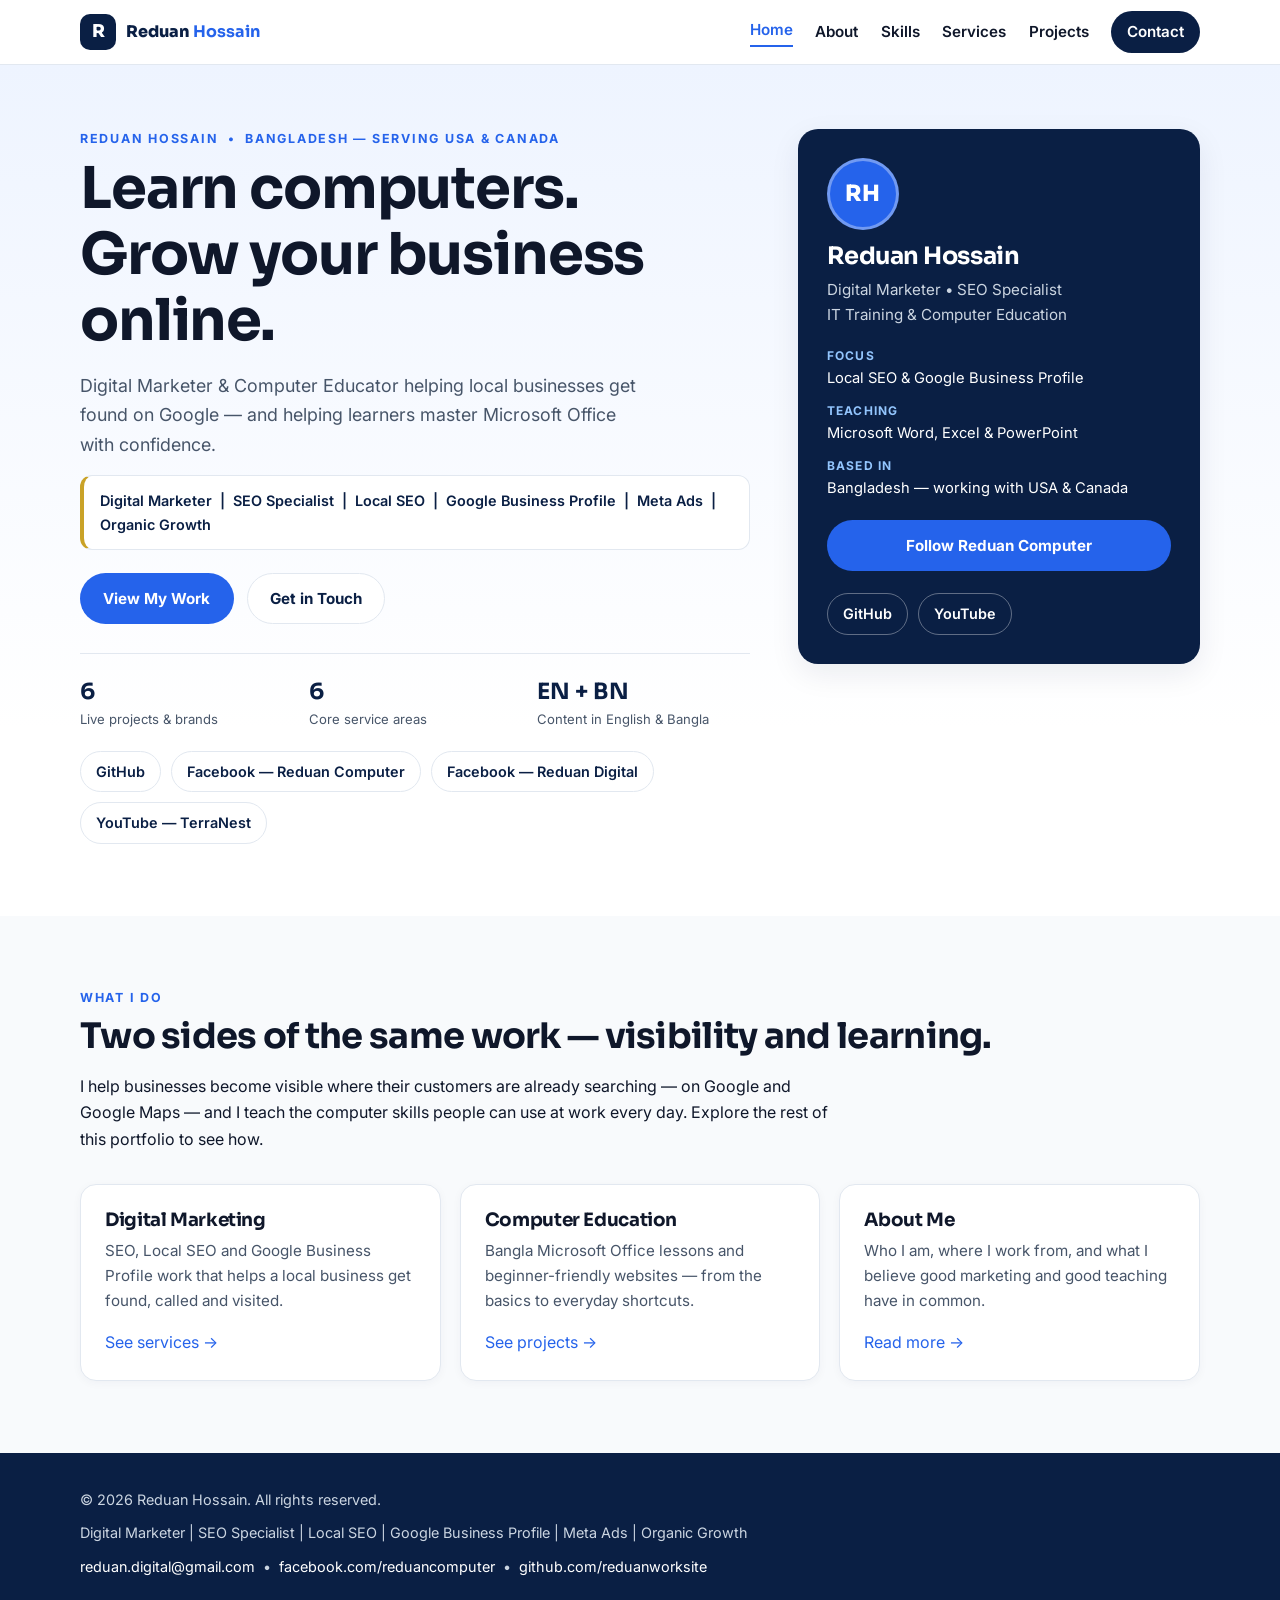
<file: index.html>
<!DOCTYPE html>
<html lang="en">
<head>
  <meta charset="UTF-8" />
  <meta name="viewport" content="width=device-width, initial-scale=1.0" />
  <title>Reduan Hossain — Digital Marketer &amp; Computer Educator</title>
  <meta name="description" content="Portfolio of Reduan Hossain, Bangladesh-based Digital Marketer specialising in SEO, Local SEO, Google Business Profile, Meta Ads and Microsoft Office / computer education." />
  <meta property="og:title" content="Reduan Hossain — Digital Marketer &amp; Computer Educator" />
  <meta property="og:description" content="Digital Marketer | SEO Specialist | Local SEO | Google Business Profile | Meta Ads | Organic Growth — plus IT Training & Computer Education." />
  <meta property="og:type" content="website" />
  <link rel="preconnect" href="https://fonts.googleapis.com" />
  <link rel="preconnect" href="https://fonts.gstatic.com" crossorigin />
  <link href="https://fonts.googleapis.com/css2?family=Inter:wght@400;500;600;700;800&family=Sora:wght@600;700;800&display=swap" rel="stylesheet" />
  <link rel="stylesheet" href="style.css" />
</head>
<body>
  <header class="site-header">
    <div class="container header-inner">
      <a class="brand" href="index.html" aria-label="Reduan Hossain — home">
        <span class="brand-mark">R</span>
        <span class="brand-text">Reduan <strong>Hossain</strong></span>
      </a>
      <nav class="site-nav" id="siteNav" aria-label="Main navigation">
        <a href="index.html">Home</a>
        <a href="about.html">About</a>
        <a href="skills.html">Skills</a>
        <a href="services.html">Services</a>
        <a href="projects.html">Projects</a>
        <a href="contact.html" class="nav-cta">Contact</a>
      </nav>
      <button class="menu-btn" id="menuBtn" aria-label="Open menu" aria-expanded="false">☰</button>
    </div>
  </header>

  <main>
    <section class="hero">
      <div class="container hero-inner">
        <div class="hero-copy reveal">
          <p class="eyebrow">Reduan Hossain &nbsp;•&nbsp; Bangladesh — serving USA &amp; Canada</p>
          <h1>Learn computers.<br />Grow your business<br />online.</h1>
          <p class="lead">Digital Marketer &amp; Computer Educator helping local businesses get found on Google — and helping learners master Microsoft Office with confidence.</p>
          <p class="headline-line">Digital Marketer &nbsp;|&nbsp; SEO Specialist &nbsp;|&nbsp; Local SEO &nbsp;|&nbsp; Google Business Profile &nbsp;|&nbsp; Meta Ads &nbsp;|&nbsp; Organic Growth</p>
          <div class="hero-actions">
            <a class="btn btn-primary" href="projects.html">View My Work</a>
            <a class="btn btn-secondary" href="contact.html">Get in Touch</a>
          </div>
          <div class="hero-stats">
            <div><strong>6</strong><span>Live projects &amp; brands</span></div>
            <div><strong>6</strong><span>Core service areas</span></div>
            <div><strong>EN + BN</strong><span>Content in English &amp; Bangla</span></div>
          </div>
          <div class="social-row" aria-label="Social media links">
            <a class="social-link" href="https://github.com/reduanworksite" target="_blank" rel="noopener">GitHub</a>
            <a class="social-link" href="https://www.facebook.com/reduancomputer" target="_blank" rel="noopener">Facebook — Reduan Computer</a>
            <a class="social-link" href="https://www.facebook.com/61595888672151" target="_blank" rel="noopener">Facebook — Reduan Digital</a>
            <a class="social-link" href="https://www.youtube.com/@TerraNestTV" target="_blank" rel="noopener">YouTube — TerraNest</a>
          </div>
        </div>
        <div class="hero-card reveal">
          <div class="profile-card">
            <div class="avatar">RH</div>
            <h2>Reduan Hossain</h2>
            <p>Digital Marketer • SEO Specialist<br />IT Training &amp; Computer Education</p>
            <ul class="profile-list">
              <li><span>Focus</span> Local SEO &amp; Google Business Profile</li>
              <li><span>Teaching</span> Microsoft Word, Excel &amp; PowerPoint</li>
              <li><span>Based in</span> Bangladesh — working with USA &amp; Canada</li>
            </ul>
            <a class="btn btn-primary btn-block" href="https://www.facebook.com/reduancomputer" target="_blank" rel="noopener">Follow Reduan Computer</a>
            <div class="social-row dark" aria-label="Social media links">
              <a class="social-link" href="https://github.com/reduanworksite" target="_blank" rel="noopener">GitHub</a>
              <a class="social-link" href="https://www.youtube.com/@TerraNestTV" target="_blank" rel="noopener">YouTube</a>
            </div>
          </div>
        </div>
      </div>
    </section>

    <section class="section section-alt">
      <div class="container reveal">
        <p class="eyebrow">What I do</p>
        <h2>Two sides of the same work — visibility and learning.</h2>
        <p class="narrow">I help businesses become visible where their customers are already searching — on Google and Google Maps — and I teach the computer skills people can use at work every day. Explore the rest of this portfolio to see how.</p>
        <div class="skills-grid">
          <article class="skill-card"><h3>Digital Marketing</h3><p>SEO, Local SEO and Google Business Profile work that helps a local business get found, called and visited.</p><a href="services.html">See services →</a></article>
          <article class="skill-card"><h3>Computer Education</h3><p>Bangla Microsoft Office lessons and beginner-friendly websites — from the basics to everyday shortcuts.</p><a href="projects.html">See projects →</a></article>
          <article class="skill-card"><h3>About Me</h3><p>Who I am, where I work from, and what I believe good marketing and good teaching have in common.</p><a href="about.html">Read more →</a></article>
        </div>
      </div>
    </section>
  </main>

  <footer class="site-footer">
    <div class="container footer-inner">
      <p>© <span id="year">2026</span> Reduan Hossain. All rights reserved.</p>
      <p>Digital Marketer | SEO Specialist | Local SEO | Google Business Profile | Meta Ads | Organic Growth</p>
      <p><a href="mailto:reduan.digital@gmail.com">reduan.digital@gmail.com</a> &nbsp;•&nbsp; <a href="https://www.facebook.com/reduancomputer" target="_blank" rel="noopener">facebook.com/reduancomputer</a> &nbsp;•&nbsp; <a href="https://github.com/reduanworksite" target="_blank" rel="noopener">github.com/reduanworksite</a></p>
    </div>
  </footer>

  <script src="script.js"></script>
</body>
</html>
</file>
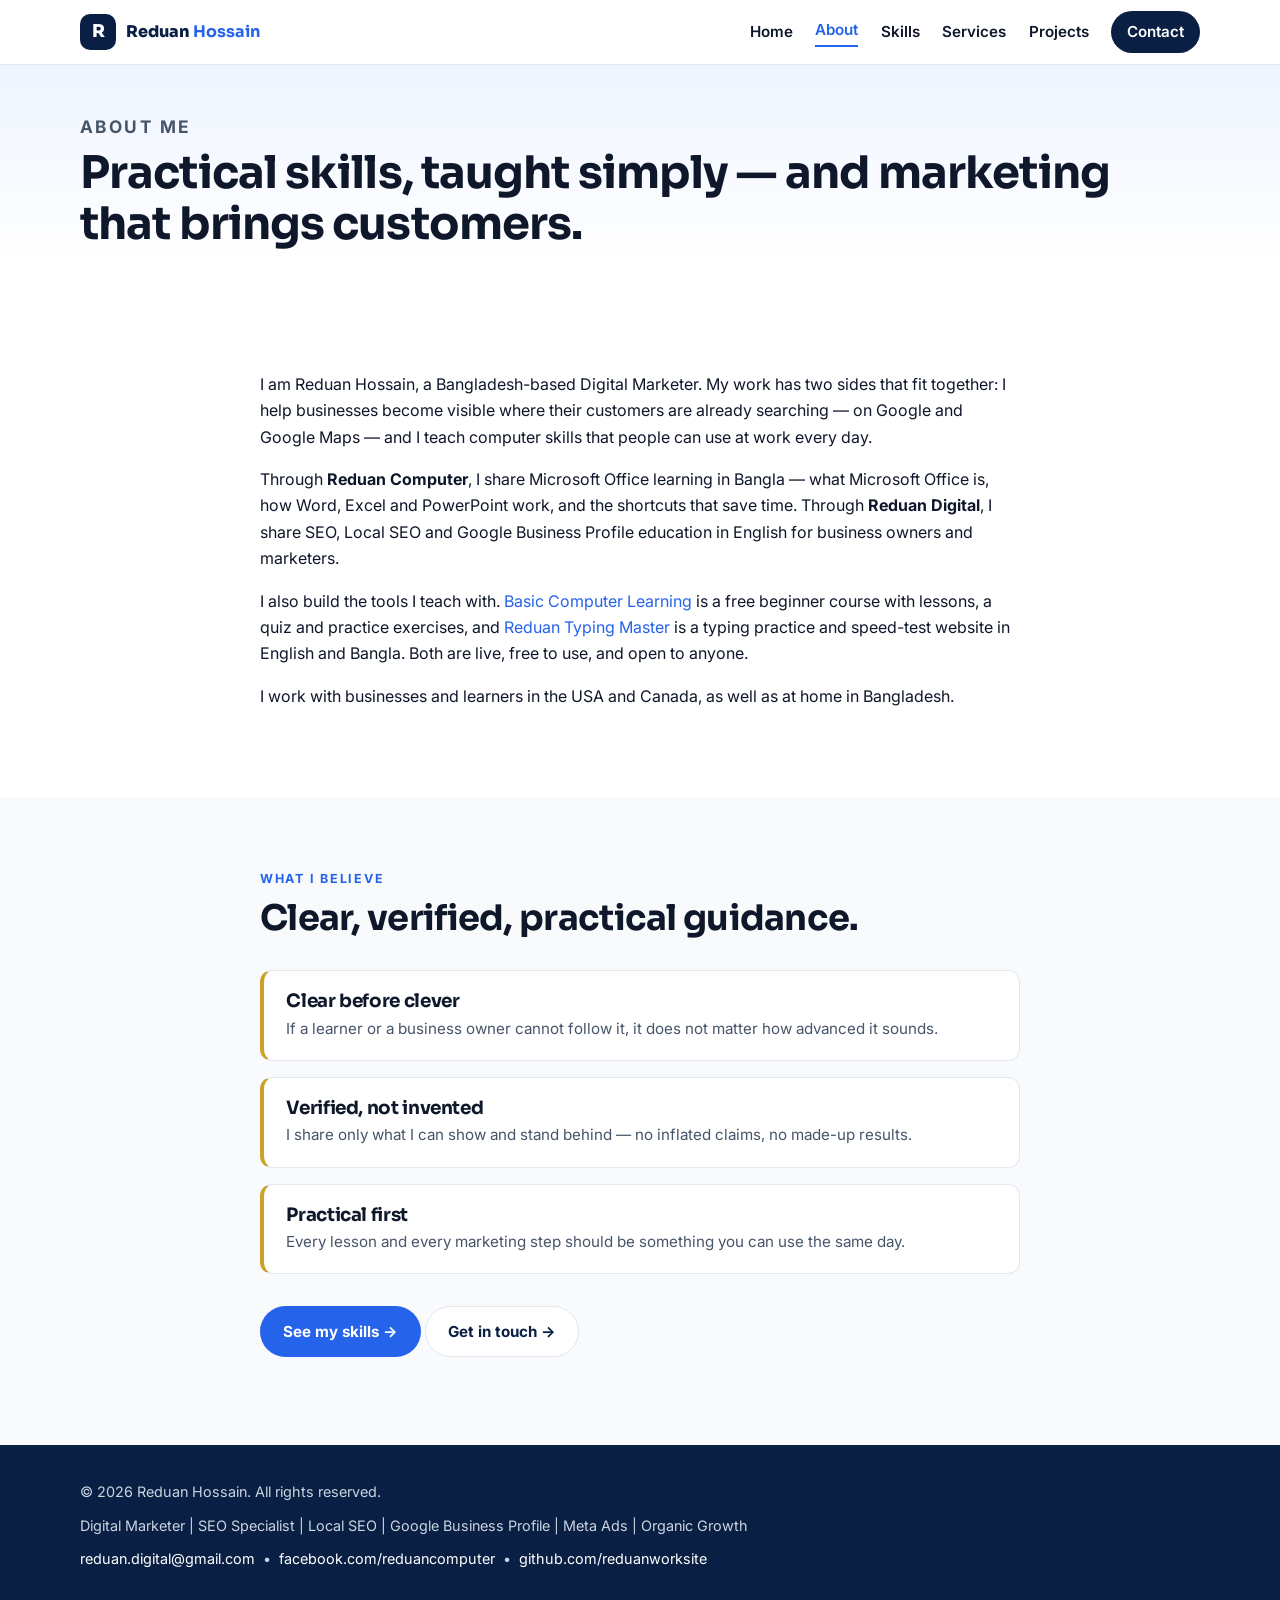
<file: about.html>
<!DOCTYPE html>
<html lang="en">
<head>
  <meta charset="UTF-8" />
  <meta name="viewport" content="width=device-width, initial-scale=1.0" />
  <title>About Me — Reduan Hossain</title>
  <meta name="description" content="About Reduan Hossain — Bangladesh-based Digital Marketer and Computer Educator working with USA & Canada." />
  <link rel="preconnect" href="https://fonts.googleapis.com" />
  <link rel="preconnect" href="https://fonts.gstatic.com" crossorigin />
  <link href="https://fonts.googleapis.com/css2?family=Inter:wght@400;500;600;700;800&family=Sora:wght@600;700;800&display=swap" rel="stylesheet" />
  <link rel="stylesheet" href="style.css" />
</head>
<body>
  <header class="site-header">
    <div class="container header-inner">
      <a class="brand" href="index.html" aria-label="Reduan Hossain — home">
        <span class="brand-mark">R</span>
        <span class="brand-text">Reduan <strong>Hossain</strong></span>
      </a>
      <nav class="site-nav" id="siteNav" aria-label="Main navigation">
        <a href="index.html">Home</a>
        <a href="about.html">About</a>
        <a href="skills.html">Skills</a>
        <a href="services.html">Services</a>
        <a href="projects.html">Projects</a>
        <a href="contact.html" class="nav-cta">Contact</a>
      </nav>
      <button class="menu-btn" id="menuBtn" aria-label="Open menu" aria-expanded="false">☰</button>
    </div>
  </header>

  <main>
    <section class="page-hero">
      <div class="container reveal">
        <p class="eyebrow">About Me</p>
        <h1>Practical skills, taught simply — and marketing that brings customers.</h1>
      </div>
    </section>

    <section class="section">
      <div class="container narrow reveal">
        <p>I am Reduan Hossain, a Bangladesh-based Digital Marketer. My work has two sides that fit together: I help businesses become visible where their customers are already searching — on Google and Google Maps — and I teach computer skills that people can use at work every day.</p>
        <p>Through <strong>Reduan Computer</strong>, I share Microsoft Office learning in Bangla — what Microsoft Office is, how Word, Excel and PowerPoint work, and the shortcuts that save time. Through <strong>Reduan Digital</strong>, I share SEO, Local SEO and Google Business Profile education in English for business owners and marketers.</p>
        <p>I also build the tools I teach with. <a href="projects.html">Basic Computer Learning</a> is a free beginner course with lessons, a quiz and practice exercises, and <a href="projects.html">Reduan Typing Master</a> is a typing practice and speed-test website in English and Bangla. Both are live, free to use, and open to anyone.</p>
        <p>I work with businesses and learners in the USA and Canada, as well as at home in Bangladesh.</p>
      </div>
    </section>

    <section class="section section-alt">
      <div class="container narrow reveal">
        <p class="eyebrow">What I believe</p>
        <h2>Clear, verified, practical guidance.</h2>
        <div class="values">
          <div class="value-card"><h3>Clear before clever</h3><p>If a learner or a business owner cannot follow it, it does not matter how advanced it sounds.</p></div>
          <div class="value-card"><h3>Verified, not invented</h3><p>I share only what I can show and stand behind — no inflated claims, no made-up results.</p></div>
          <div class="value-card"><h3>Practical first</h3><p>Every lesson and every marketing step should be something you can use the same day.</p></div>
        </div>
        <p style="margin-top: 2rem;"><a class="btn btn-primary" href="skills.html">See my skills →</a> <a class="btn btn-secondary" href="contact.html">Get in touch →</a></p>
      </div>
    </section>
  </main>

  <footer class="site-footer">
    <div class="container footer-inner">
      <p>© <span id="year">2026</span> Reduan Hossain. All rights reserved.</p>
      <p>Digital Marketer | SEO Specialist | Local SEO | Google Business Profile | Meta Ads | Organic Growth</p>
      <p><a href="mailto:reduan.digital@gmail.com">reduan.digital@gmail.com</a> &nbsp;•&nbsp; <a href="https://www.facebook.com/reduancomputer" target="_blank" rel="noopener">facebook.com/reduancomputer</a> &nbsp;•&nbsp; <a href="https://github.com/reduanworksite" target="_blank" rel="noopener">github.com/reduanworksite</a></p>
    </div>
  </footer>

  <script src="script.js"></script>
</body>
</html>
</file>
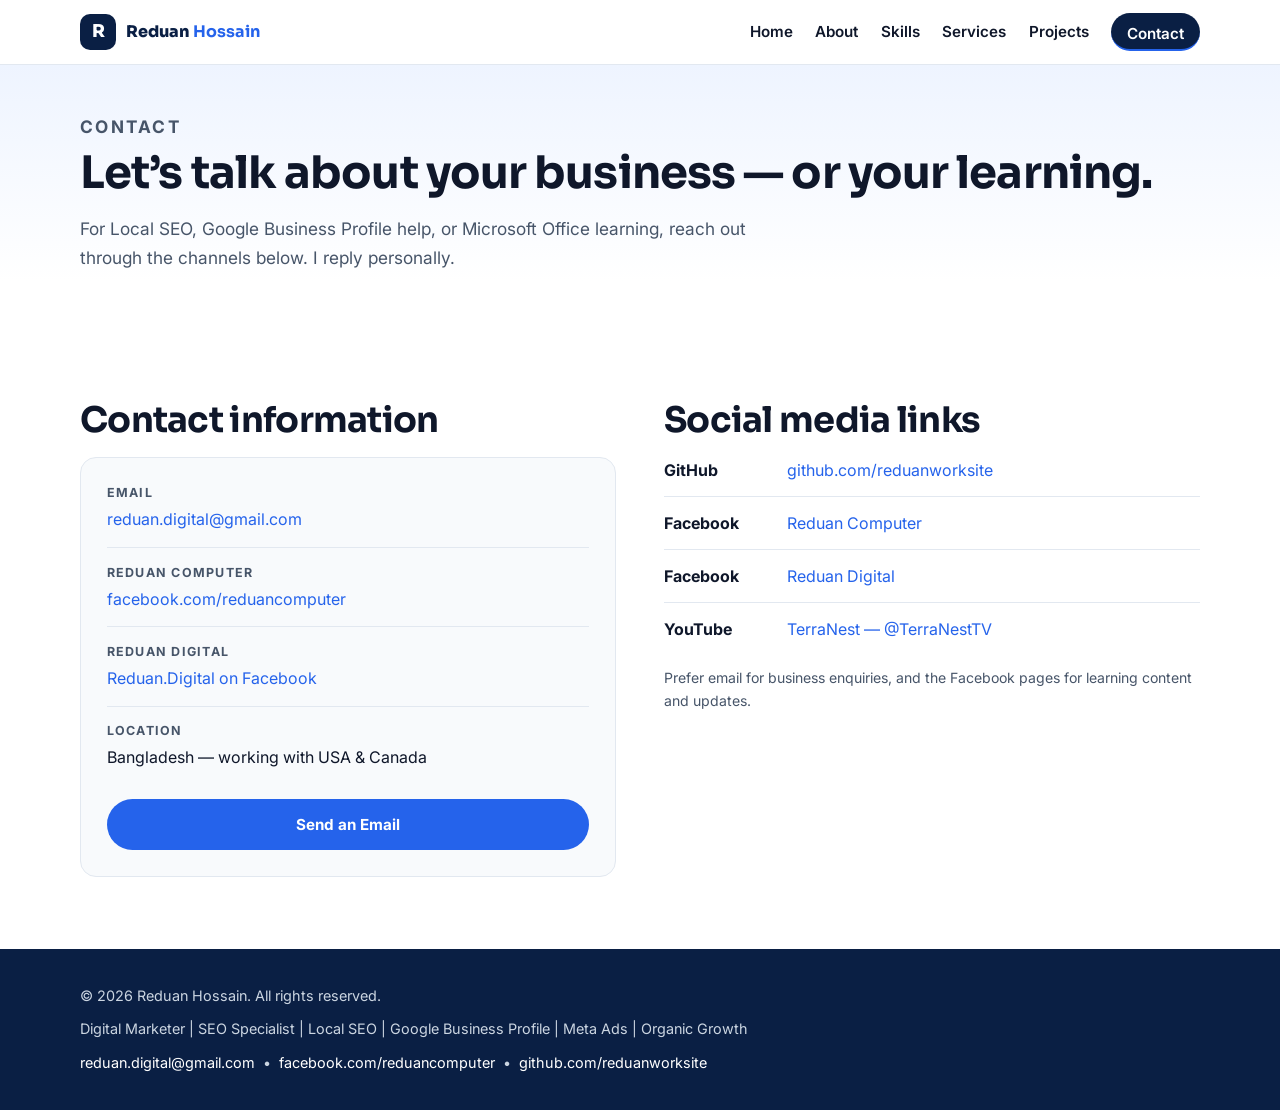
<file: contact.html>
<!DOCTYPE html>
<html lang="en">
<head>
  <meta charset="UTF-8" />
  <meta name="viewport" content="width=device-width, initial-scale=1.0" />
  <title>Contact — Reduan Hossain</title>
  <meta name="description" content="Contact Reduan Hossain — email, Facebook pages, YouTube and GitHub. Bangladesh-based, working with USA & Canada." />
  <link rel="preconnect" href="https://fonts.googleapis.com" />
  <link rel="preconnect" href="https://fonts.gstatic.com" crossorigin />
  <link href="https://fonts.googleapis.com/css2?family=Inter:wght@400;500;600;700;800&family=Sora:wght@600;700;800&display=swap" rel="stylesheet" />
  <link rel="stylesheet" href="style.css" />
</head>
<body>
  <header class="site-header">
    <div class="container header-inner">
      <a class="brand" href="index.html" aria-label="Reduan Hossain — home">
        <span class="brand-mark">R</span>
        <span class="brand-text">Reduan <strong>Hossain</strong></span>
      </a>
      <nav class="site-nav" id="siteNav" aria-label="Main navigation">
        <a href="index.html">Home</a>
        <a href="about.html">About</a>
        <a href="skills.html">Skills</a>
        <a href="services.html">Services</a>
        <a href="projects.html">Projects</a>
        <a href="contact.html" class="nav-cta">Contact</a>
      </nav>
      <button class="menu-btn" id="menuBtn" aria-label="Open menu" aria-expanded="false">☰</button>
    </div>
  </header>

  <main>
    <section class="page-hero">
      <div class="container reveal">
        <p class="eyebrow">Contact</p>
        <h1>Let’s talk about your business — or your learning.</h1>
        <p>For Local SEO, Google Business Profile help, or Microsoft Office learning, reach out through the channels below. I reply personally.</p>
      </div>
    </section>

    <section class="section">
      <div class="container contact-inner reveal">
        <div>
          <h2>Contact information</h2>
          <div class="contact-card">
            <p><span>Email</span><a href="mailto:reduan.digital@gmail.com">reduan.digital@gmail.com</a></p>
            <p><span>Reduan Computer</span><a href="https://www.facebook.com/reduancomputer" target="_blank" rel="noopener">facebook.com/reduancomputer</a></p>
            <p><span>Reduan Digital</span><a href="https://www.facebook.com/61595888672151" target="_blank" rel="noopener">Reduan.Digital on Facebook</a></p>
            <p><span>Location</span>Bangladesh — working with USA &amp; Canada</p>
            <a class="btn btn-primary btn-block" href="mailto:reduan.digital@gmail.com?subject=Hello%20Reduan%20—%20from%20your%20portfolio">Send an Email</a>
          </div>
        </div>
        <div>
          <h2>Social media links</h2>
          <ul class="social-list">
            <li><strong>GitHub</strong><a href="https://github.com/reduanworksite" target="_blank" rel="noopener">github.com/reduanworksite</a></li>
            <li><strong>Facebook</strong><a href="https://www.facebook.com/reduancomputer" target="_blank" rel="noopener">Reduan Computer</a></li>
            <li><strong>Facebook</strong><a href="https://www.facebook.com/61595888672151" target="_blank" rel="noopener">Reduan Digital</a></li>
            <li><strong>YouTube</strong><a href="https://www.youtube.com/@TerraNestTV" target="_blank" rel="noopener">TerraNest — @TerraNestTV</a></li>
          </ul>
          <p class="note">Prefer email for business enquiries, and the Facebook pages for learning content and updates.</p>
        </div>
      </div>
    </section>
  </main>

  <footer class="site-footer">
    <div class="container footer-inner">
      <p>© <span id="year">2026</span> Reduan Hossain. All rights reserved.</p>
      <p>Digital Marketer | SEO Specialist | Local SEO | Google Business Profile | Meta Ads | Organic Growth</p>
      <p><a href="mailto:reduan.digital@gmail.com">reduan.digital@gmail.com</a> &nbsp;•&nbsp; <a href="https://www.facebook.com/reduancomputer" target="_blank" rel="noopener">facebook.com/reduancomputer</a> &nbsp;•&nbsp; <a href="https://github.com/reduanworksite" target="_blank" rel="noopener">github.com/reduanworksite</a></p>
    </div>
  </footer>

  <script src="script.js"></script>
</body>
</html>
</file>
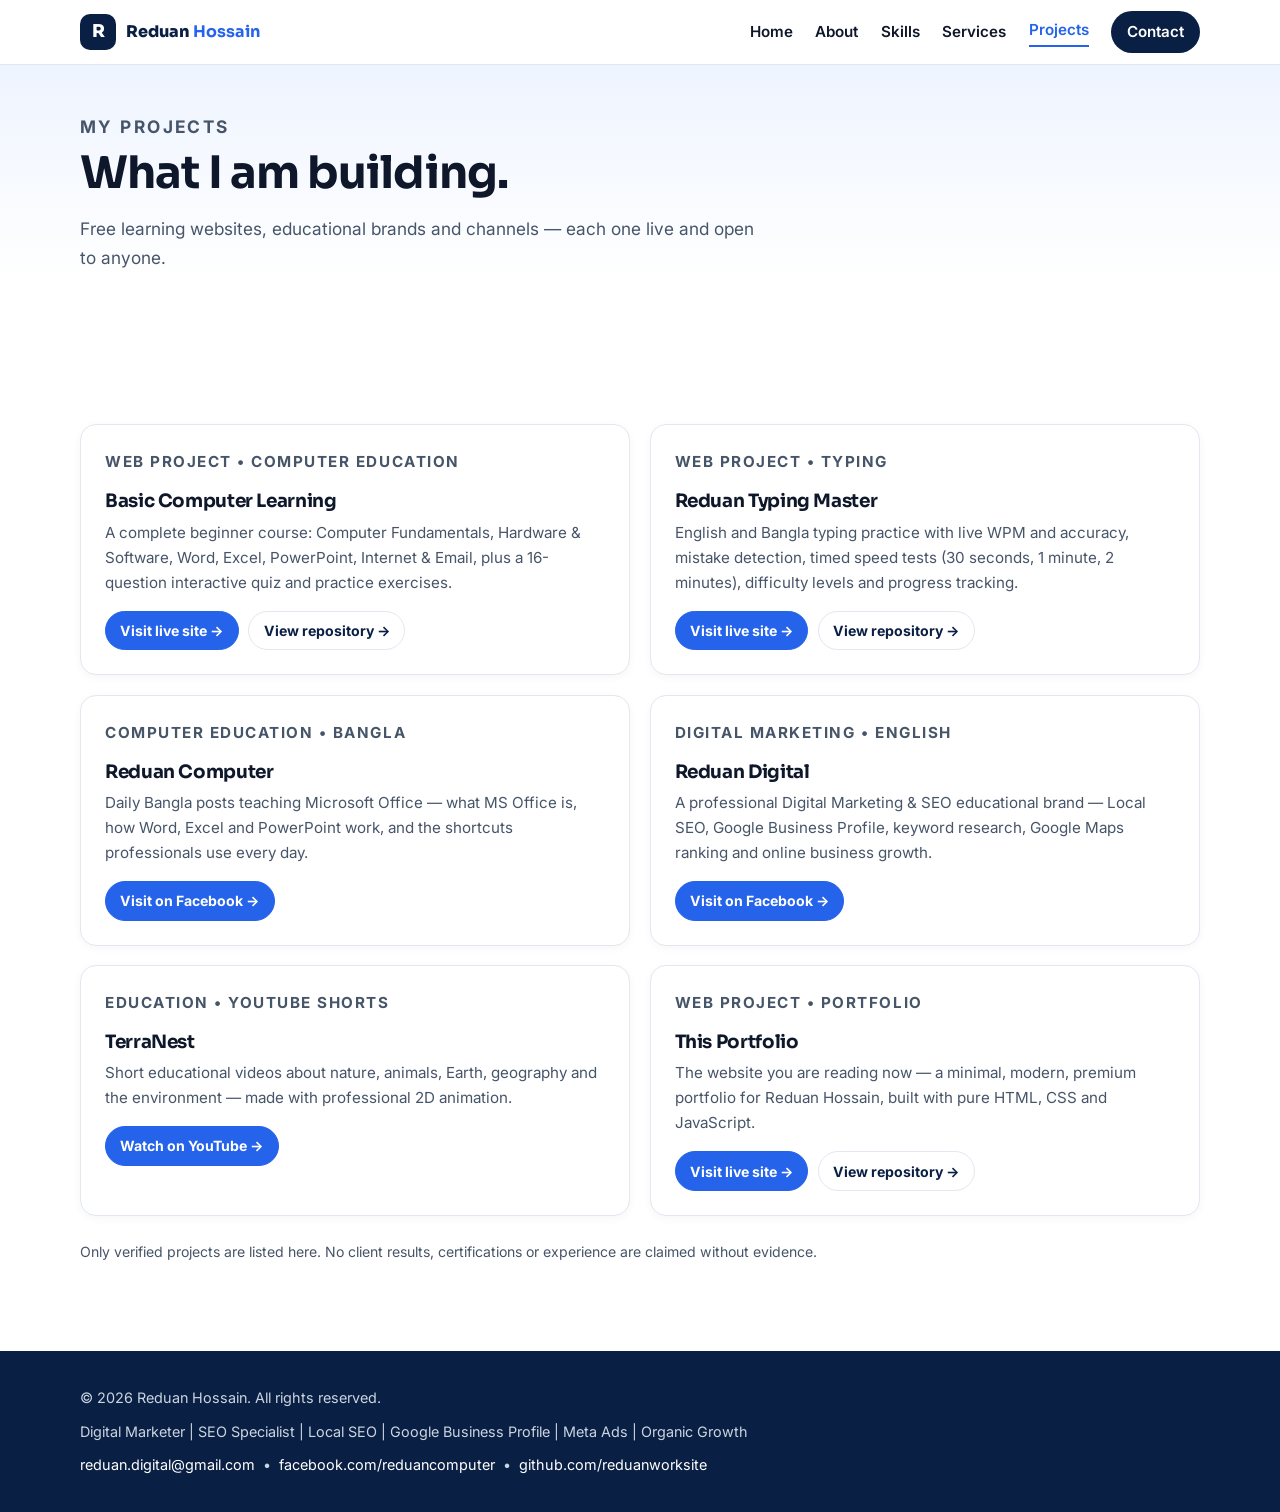
<file: projects.html>
<!DOCTYPE html>
<html lang="en">
<head>
  <meta charset="UTF-8" />
  <meta name="viewport" content="width=device-width, initial-scale=1.0" />
  <title>My Projects — Reduan Hossain</title>
  <meta name="description" content="Projects by Reduan Hossain: Basic Computer Learning, Reduan Typing Master, Reduan Computer, Reduan Digital, TerraNest and this portfolio." />
  <link rel="preconnect" href="https://fonts.googleapis.com" />
  <link rel="preconnect" href="https://fonts.gstatic.com" crossorigin />
  <link href="https://fonts.googleapis.com/css2?family=Inter:wght@400;500;600;700;800&family=Sora:wght@600;700;800&display=swap" rel="stylesheet" />
  <link rel="stylesheet" href="style.css" />
</head>
<body>
  <header class="site-header">
    <div class="container header-inner">
      <a class="brand" href="index.html" aria-label="Reduan Hossain — home">
        <span class="brand-mark">R</span>
        <span class="brand-text">Reduan <strong>Hossain</strong></span>
      </a>
      <nav class="site-nav" id="siteNav" aria-label="Main navigation">
        <a href="index.html">Home</a>
        <a href="about.html">About</a>
        <a href="skills.html">Skills</a>
        <a href="services.html">Services</a>
        <a href="projects.html">Projects</a>
        <a href="contact.html" class="nav-cta">Contact</a>
      </nav>
      <button class="menu-btn" id="menuBtn" aria-label="Open menu" aria-expanded="false">☰</button>
    </div>
  </header>

  <main>
    <section class="page-hero">
      <div class="container reveal">
        <p class="eyebrow">My Projects</p>
        <h1>What I am building.</h1>
        <p>Free learning websites, educational brands and channels — each one live and open to anyone.</p>
      </div>
    </section>

    <section class="section">
      <div class="container reveal">
        <div class="projects-grid two-col">
          <article class="project-card">
            <p class="project-tag">Web Project • Computer Education</p>
            <h3>Basic Computer Learning</h3>
            <p>A complete beginner course: Computer Fundamentals, Hardware &amp; Software, Word, Excel, PowerPoint, Internet &amp; Email, plus a 16-question interactive quiz and practice exercises.</p>
            <div class="project-links">
              <a class="primary" href="https://reduanworksite.github.io/basic-computer-learning/" target="_blank" rel="noopener">Visit live site →</a>
              <a href="https://github.com/reduanworksite/basic-computer-learning" target="_blank" rel="noopener">View repository →</a>
            </div>
          </article>
          <article class="project-card">
            <p class="project-tag">Web Project • Typing</p>
            <h3>Reduan Typing Master</h3>
            <p>English and Bangla typing practice with live WPM and accuracy, mistake detection, timed speed tests (30 seconds, 1 minute, 2 minutes), difficulty levels and progress tracking.</p>
            <div class="project-links">
              <a class="primary" href="https://reduanworksite.github.io/reduan-typing-master/" target="_blank" rel="noopener">Visit live site →</a>
              <a href="https://github.com/reduanworksite/reduan-typing-master" target="_blank" rel="noopener">View repository →</a>
            </div>
          </article>
          <article class="project-card">
            <p class="project-tag">Computer Education • Bangla</p>
            <h3>Reduan Computer</h3>
            <p>Daily Bangla posts teaching Microsoft Office — what MS Office is, how Word, Excel and PowerPoint work, and the shortcuts professionals use every day.</p>
            <div class="project-links">
              <a class="primary" href="https://www.facebook.com/reduancomputer" target="_blank" rel="noopener">Visit on Facebook →</a>
            </div>
          </article>
          <article class="project-card">
            <p class="project-tag">Digital Marketing • English</p>
            <h3>Reduan Digital</h3>
            <p>A professional Digital Marketing &amp; SEO educational brand — Local SEO, Google Business Profile, keyword research, Google Maps ranking and online business growth.</p>
            <div class="project-links">
              <a class="primary" href="https://www.facebook.com/61595888672151" target="_blank" rel="noopener">Visit on Facebook →</a>
            </div>
          </article>
          <article class="project-card">
            <p class="project-tag">Education • YouTube Shorts</p>
            <h3>TerraNest</h3>
            <p>Short educational videos about nature, animals, Earth, geography and the environment — made with professional 2D animation.</p>
            <div class="project-links">
              <a class="primary" href="https://www.youtube.com/@TerraNestTV" target="_blank" rel="noopener">Watch on YouTube →</a>
            </div>
          </article>
          <article class="project-card">
            <p class="project-tag">Web Project • Portfolio</p>
            <h3>This Portfolio</h3>
            <p>The website you are reading now — a minimal, modern, premium portfolio for Reduan Hossain, built with pure HTML, CSS and JavaScript.</p>
            <div class="project-links">
              <a class="primary" href="https://reduanworksite.github.io/reduan-portfolio/" target="_blank" rel="noopener">Visit live site →</a>
              <a href="https://github.com/reduanworksite/reduan-portfolio" target="_blank" rel="noopener">View repository →</a>
            </div>
          </article>
        </div>
        <p class="note">Only verified projects are listed here. No client results, certifications or experience are claimed without evidence.</p>
      </div>
    </section>
  </main>

  <footer class="site-footer">
    <div class="container footer-inner">
      <p>© <span id="year">2026</span> Reduan Hossain. All rights reserved.</p>
      <p>Digital Marketer | SEO Specialist | Local SEO | Google Business Profile | Meta Ads | Organic Growth</p>
      <p><a href="mailto:reduan.digital@gmail.com">reduan.digital@gmail.com</a> &nbsp;•&nbsp; <a href="https://www.facebook.com/reduancomputer" target="_blank" rel="noopener">facebook.com/reduancomputer</a> &nbsp;•&nbsp; <a href="https://github.com/reduanworksite" target="_blank" rel="noopener">github.com/reduanworksite</a></p>
    </div>
  </footer>

  <script src="script.js"></script>
</body>
</html>
</file>
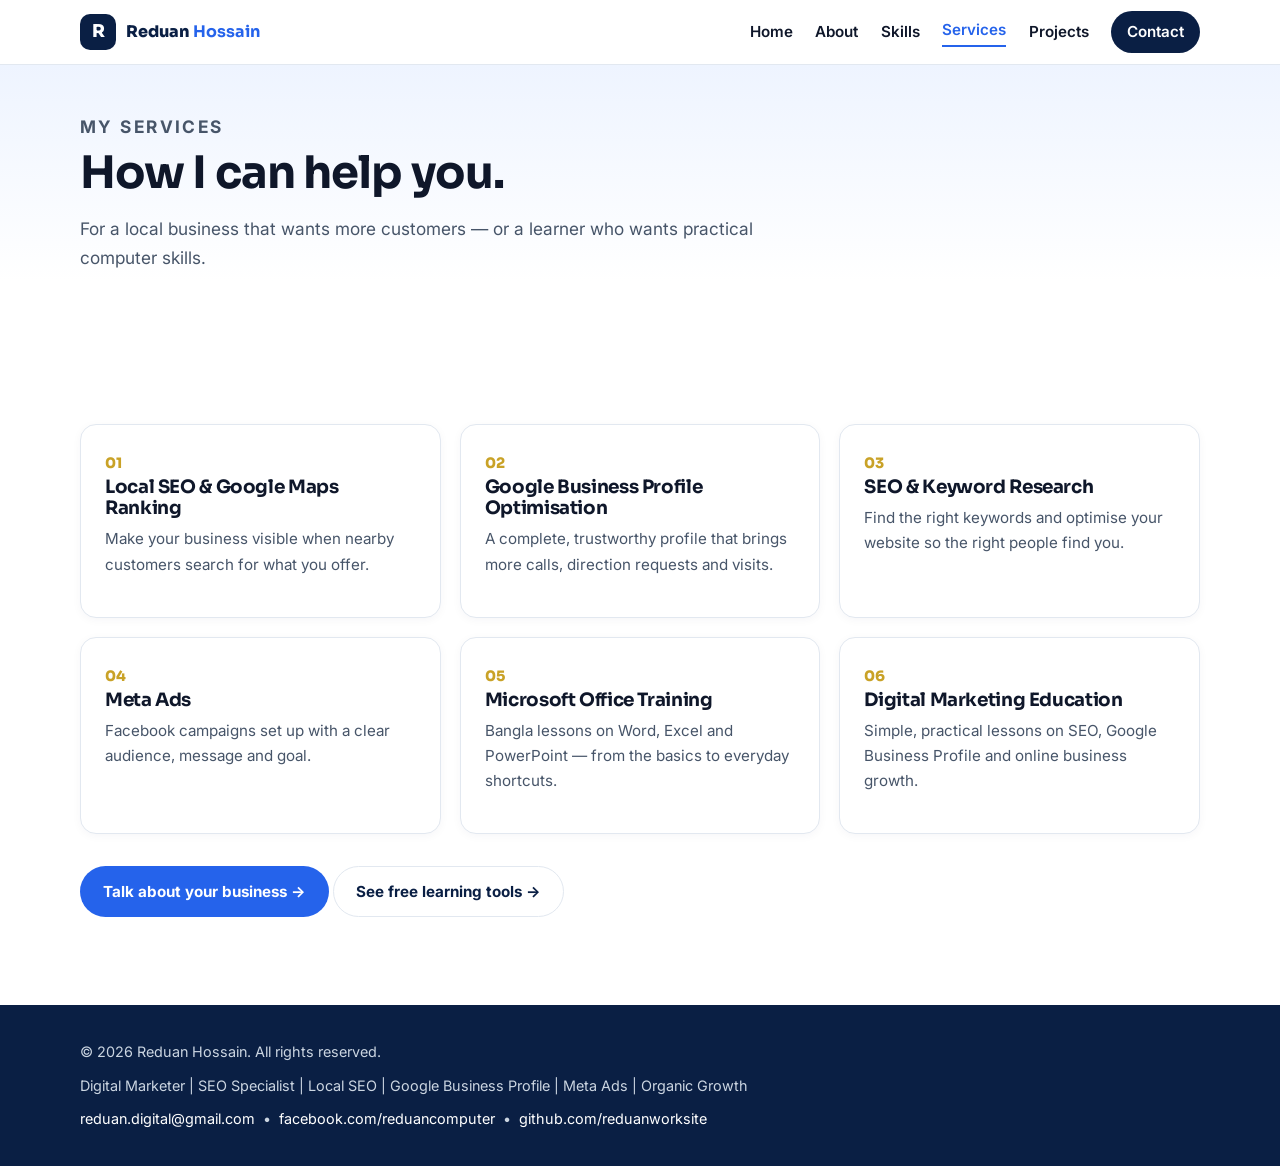
<file: services.html>
<!DOCTYPE html>
<html lang="en">
<head>
  <meta charset="UTF-8" />
  <meta name="viewport" content="width=device-width, initial-scale=1.0" />
  <title>My Services — Reduan Hossain</title>
  <meta name="description" content="Services by Reduan Hossain: Local SEO, Google Business Profile optimisation, SEO & keyword research, Meta Ads, Microsoft Office training and digital marketing education." />
  <link rel="preconnect" href="https://fonts.googleapis.com" />
  <link rel="preconnect" href="https://fonts.gstatic.com" crossorigin />
  <link href="https://fonts.googleapis.com/css2?family=Inter:wght@400;500;600;700;800&family=Sora:wght@600;700;800&display=swap" rel="stylesheet" />
  <link rel="stylesheet" href="style.css" />
</head>
<body>
  <header class="site-header">
    <div class="container header-inner">
      <a class="brand" href="index.html" aria-label="Reduan Hossain — home">
        <span class="brand-mark">R</span>
        <span class="brand-text">Reduan <strong>Hossain</strong></span>
      </a>
      <nav class="site-nav" id="siteNav" aria-label="Main navigation">
        <a href="index.html">Home</a>
        <a href="about.html">About</a>
        <a href="skills.html">Skills</a>
        <a href="services.html">Services</a>
        <a href="projects.html">Projects</a>
        <a href="contact.html" class="nav-cta">Contact</a>
      </nav>
      <button class="menu-btn" id="menuBtn" aria-label="Open menu" aria-expanded="false">☰</button>
    </div>
  </header>

  <main>
    <section class="page-hero">
      <div class="container reveal">
        <p class="eyebrow">My Services</p>
        <h1>How I can help you.</h1>
        <p>For a local business that wants more customers — or a learner who wants practical computer skills.</p>
      </div>
    </section>

    <section class="section">
      <div class="container reveal">
        <div class="services-grid">
          <article class="service-card"><span class="num">01</span><h3>Local SEO &amp; Google Maps Ranking</h3><p>Make your business visible when nearby customers search for what you offer.</p></article>
          <article class="service-card"><span class="num">02</span><h3>Google Business Profile Optimisation</h3><p>A complete, trustworthy profile that brings more calls, direction requests and visits.</p></article>
          <article class="service-card"><span class="num">03</span><h3>SEO &amp; Keyword Research</h3><p>Find the right keywords and optimise your website so the right people find you.</p></article>
          <article class="service-card"><span class="num">04</span><h3>Meta Ads</h3><p>Facebook campaigns set up with a clear audience, message and goal.</p></article>
          <article class="service-card"><span class="num">05</span><h3>Microsoft Office Training</h3><p>Bangla lessons on Word, Excel and PowerPoint — from the basics to everyday shortcuts.</p></article>
          <article class="service-card"><span class="num">06</span><h3>Digital Marketing Education</h3><p>Simple, practical lessons on SEO, Google Business Profile and online business growth.</p></article>
        </div>
        <p style="margin-top: 2rem;"><a class="btn btn-primary" href="contact.html">Talk about your business →</a> <a class="btn btn-secondary" href="projects.html">See free learning tools →</a></p>
      </div>
    </section>
  </main>

  <footer class="site-footer">
    <div class="container footer-inner">
      <p>© <span id="year">2026</span> Reduan Hossain. All rights reserved.</p>
      <p>Digital Marketer | SEO Specialist | Local SEO | Google Business Profile | Meta Ads | Organic Growth</p>
      <p><a href="mailto:reduan.digital@gmail.com">reduan.digital@gmail.com</a> &nbsp;•&nbsp; <a href="https://www.facebook.com/reduancomputer" target="_blank" rel="noopener">facebook.com/reduancomputer</a> &nbsp;•&nbsp; <a href="https://github.com/reduanworksite" target="_blank" rel="noopener">github.com/reduanworksite</a></p>
    </div>
  </footer>

  <script src="script.js"></script>
</body>
</html>
</file>
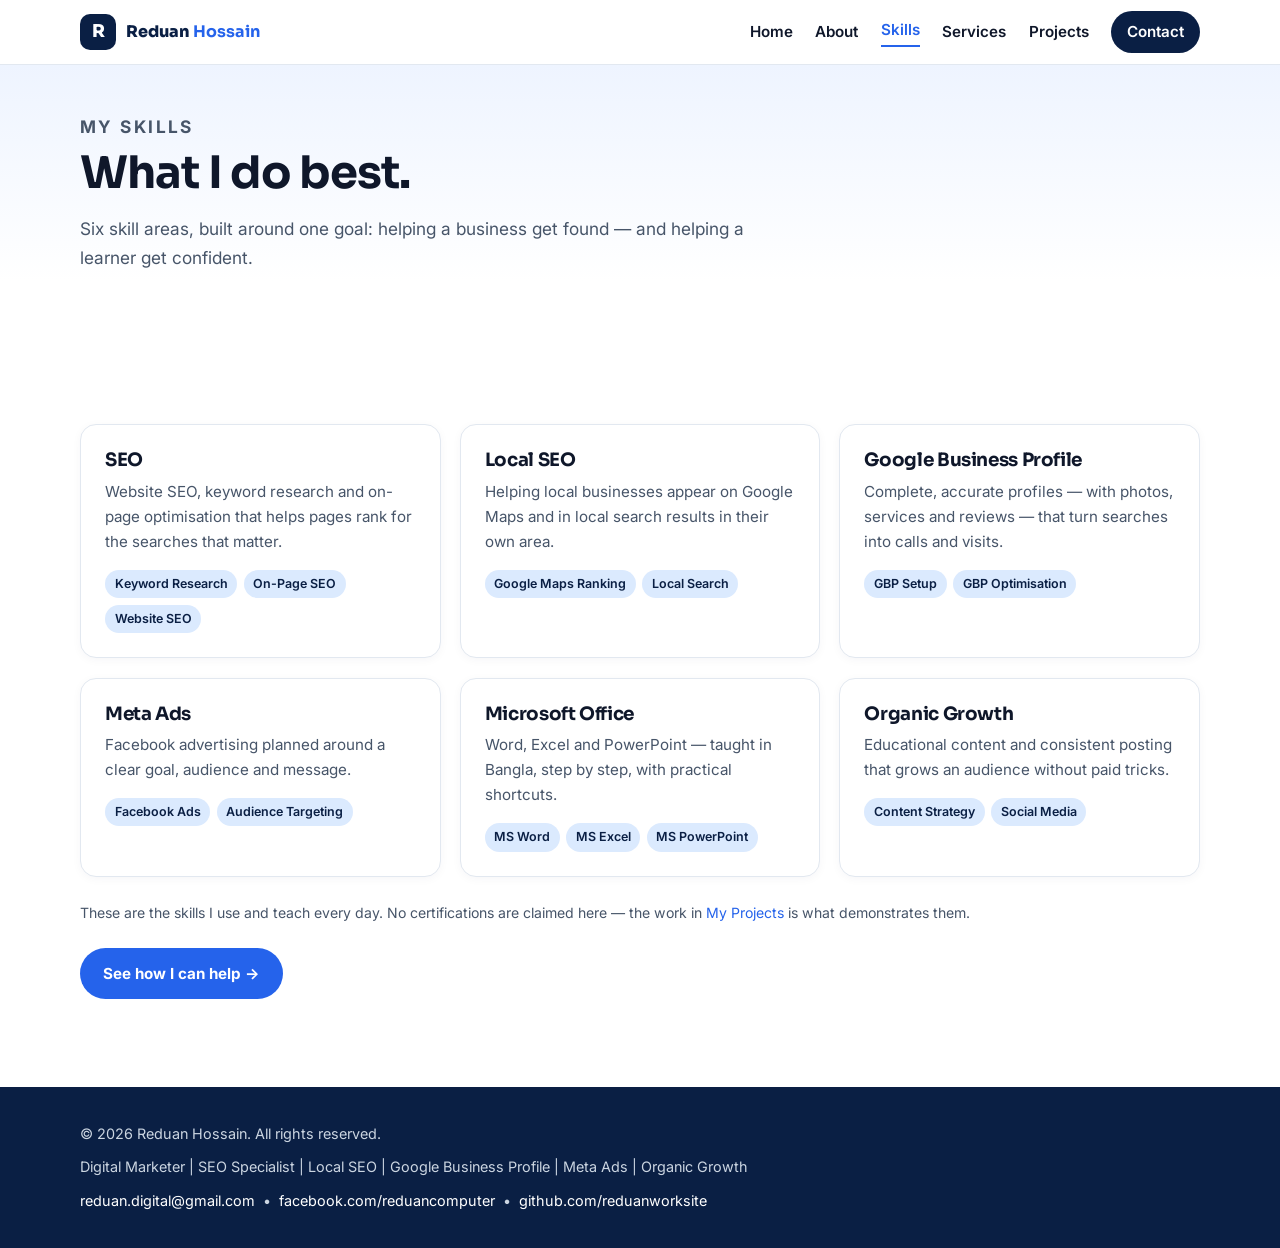
<file: skills.html>
<!DOCTYPE html>
<html lang="en">
<head>
  <meta charset="UTF-8" />
  <meta name="viewport" content="width=device-width, initial-scale=1.0" />
  <title>My Skills — Reduan Hossain</title>
  <meta name="description" content="Skills of Reduan Hossain: SEO, Local SEO, Google Business Profile, Meta Ads, Microsoft Office and Organic Growth." />
  <link rel="preconnect" href="https://fonts.googleapis.com" />
  <link rel="preconnect" href="https://fonts.gstatic.com" crossorigin />
  <link href="https://fonts.googleapis.com/css2?family=Inter:wght@400;500;600;700;800&family=Sora:wght@600;700;800&display=swap" rel="stylesheet" />
  <link rel="stylesheet" href="style.css" />
</head>
<body>
  <header class="site-header">
    <div class="container header-inner">
      <a class="brand" href="index.html" aria-label="Reduan Hossain — home">
        <span class="brand-mark">R</span>
        <span class="brand-text">Reduan <strong>Hossain</strong></span>
      </a>
      <nav class="site-nav" id="siteNav" aria-label="Main navigation">
        <a href="index.html">Home</a>
        <a href="about.html">About</a>
        <a href="skills.html">Skills</a>
        <a href="services.html">Services</a>
        <a href="projects.html">Projects</a>
        <a href="contact.html" class="nav-cta">Contact</a>
      </nav>
      <button class="menu-btn" id="menuBtn" aria-label="Open menu" aria-expanded="false">☰</button>
    </div>
  </header>

  <main>
    <section class="page-hero">
      <div class="container reveal">
        <p class="eyebrow">My Skills</p>
        <h1>What I do best.</h1>
        <p>Six skill areas, built around one goal: helping a business get found — and helping a learner get confident.</p>
      </div>
    </section>

    <section class="section">
      <div class="container reveal">
        <div class="skills-grid">
          <article class="skill-card"><h3>SEO</h3><p>Website SEO, keyword research and on-page optimisation that helps pages rank for the searches that matter.</p><div class="tags"><span>Keyword Research</span><span>On-Page SEO</span><span>Website SEO</span></div></article>
          <article class="skill-card"><h3>Local SEO</h3><p>Helping local businesses appear on Google Maps and in local search results in their own area.</p><div class="tags"><span>Google Maps Ranking</span><span>Local Search</span></div></article>
          <article class="skill-card"><h3>Google Business Profile</h3><p>Complete, accurate profiles — with photos, services and reviews — that turn searches into calls and visits.</p><div class="tags"><span>GBP Setup</span><span>GBP Optimisation</span></div></article>
          <article class="skill-card"><h3>Meta Ads</h3><p>Facebook advertising planned around a clear goal, audience and message.</p><div class="tags"><span>Facebook Ads</span><span>Audience Targeting</span></div></article>
          <article class="skill-card"><h3>Microsoft Office</h3><p>Word, Excel and PowerPoint — taught in Bangla, step by step, with practical shortcuts.</p><div class="tags"><span>MS Word</span><span>MS Excel</span><span>MS PowerPoint</span></div></article>
          <article class="skill-card"><h3>Organic Growth</h3><p>Educational content and consistent posting that grows an audience without paid tricks.</p><div class="tags"><span>Content Strategy</span><span>Social Media</span></div></article>
        </div>
        <p class="note">These are the skills I use and teach every day. No certifications are claimed here — the work in <a href="projects.html">My Projects</a> is what demonstrates them.</p>
        <p style="margin-top: 1.5rem;"><a class="btn btn-primary" href="services.html">See how I can help →</a></p>
      </div>
    </section>
  </main>

  <footer class="site-footer">
    <div class="container footer-inner">
      <p>© <span id="year">2026</span> Reduan Hossain. All rights reserved.</p>
      <p>Digital Marketer | SEO Specialist | Local SEO | Google Business Profile | Meta Ads | Organic Growth</p>
      <p><a href="mailto:reduan.digital@gmail.com">reduan.digital@gmail.com</a> &nbsp;•&nbsp; <a href="https://www.facebook.com/reduancomputer" target="_blank" rel="noopener">facebook.com/reduancomputer</a> &nbsp;•&nbsp; <a href="https://github.com/reduanworksite" target="_blank" rel="noopener">github.com/reduanworksite</a></p>
    </div>
  </footer>

  <script src="script.js"></script>
</body>
</html>
</file>
<file: style.css>
:root {
  --navy: #0a1f44;
  --navy-2: #102a5c;
  --blue: #2563eb;
  --blue-light: #dbeafe;
  --gold: #c9a227;
  --ink: #0f172a;
  --muted: #475569;
  --line: #e2e8f0;
  --bg: #ffffff;
  --bg-alt: #f8fafc;
  --radius: 16px;
  --shadow: 0 10px 30px rgba(10, 31, 68, 0.08);
}
* { box-sizing: border-box; }
html { scroll-behavior: smooth; }
body {
  margin: 0;
  font-family: Inter, system-ui, -apple-system, "Segoe UI", sans-serif;
  color: var(--ink);
  background: var(--bg);
  line-height: 1.65;
  -webkit-font-smoothing: antialiased;
}
h1, h2, h3 { font-family: Sora, Inter, sans-serif; line-height: 1.15; letter-spacing: -0.02em; }
h1 { font-size: clamp(2.2rem, 6vw, 3.6rem); margin: 0.4rem 0 1rem; }
h2 { font-size: clamp(1.6rem, 4vw, 2.2rem); margin: 0.5rem 0 1rem; }
h3 { font-size: 1.15rem; margin: 0 0 0.5rem; }
p { margin: 0 0 1rem; }
a { color: var(--blue); text-decoration: none; }
a:hover { text-decoration: underline; }
.container { width: min(1120px, 92%); margin: 0 auto; }
.narrow { max-width: 760px; }
.section { padding: 4.5rem 0; }
.section-alt { background: var(--bg-alt); }
.eyebrow {
  text-transform: uppercase; letter-spacing: 0.14em;
  font-size: 0.78rem; font-weight: 700; color: var(--blue); margin-bottom: 0.25rem;
}

/* Header */
.site-header {
  position: sticky; top: 0; z-index: 50;
  background: rgba(255, 255, 255, 0.92);
  backdrop-filter: blur(10px);
  border-bottom: 1px solid var(--line);
}
.header-inner { display: flex; align-items: center; justify-content: space-between; min-height: 64px; }
.brand { display: flex; align-items: center; gap: 0.6rem; color: var(--navy); font-weight: 800; font-family: Sora, sans-serif; }
.brand:hover { text-decoration: none; }
.brand-mark {
  width: 36px; height: 36px; border-radius: 10px;
  background: var(--navy); color: #fff;
  display: grid; place-items: center; font-size: 1.1rem;
}
.brand-text strong { color: var(--blue); }
.site-nav { display: flex; gap: 1.4rem; align-items: center; }
.site-nav a { color: var(--ink); font-weight: 600; font-size: 0.95rem; }
.site-nav a:hover { color: var(--blue); text-decoration: none; }
.site-nav a.active { color: var(--blue); border-bottom: 2px solid var(--blue); padding-bottom: 2px; }
.nav-cta {
  background: var(--navy); color: #fff !important;
  padding: 0.5rem 1rem; border-radius: 999px;
}
.nav-cta.active { border-bottom: none; }
.menu-btn { display: none; border: 1px solid var(--line); background: #fff; border-radius: 10px; padding: 0.45rem 0.7rem; font-size: 1.1rem; cursor: pointer; }

/* Hero */
.hero { background: linear-gradient(180deg, #eef4ff 0%, #fff 78%); padding: 4rem 0 4.5rem; }
.hero-inner { display: grid; grid-template-columns: 1.25fr 0.75fr; gap: 3rem; align-items: start; }
.lead { font-size: 1.12rem; color: var(--muted); max-width: 560px; }
.headline-line { font-size: 0.9rem; font-weight: 600; color: var(--navy); background: #fff; border: 1px solid var(--line); border-left: 4px solid var(--gold); padding: 0.8rem 1rem; border-radius: 12px; }
.hero-actions { display: flex; gap: 0.8rem; flex-wrap: wrap; margin: 1.4rem 0 1.8rem; }
.btn {
  display: inline-block; padding: 0.75rem 1.4rem; border-radius: 999px;
  font-weight: 700; font-size: 0.95rem; border: 1px solid transparent; cursor: pointer;
}
.btn:hover { text-decoration: none; transform: translateY(-1px); }
.btn-primary { background: var(--blue); color: #fff; }
.btn-secondary { background: #fff; color: var(--navy); border-color: var(--line); }
.btn-block { display: block; text-align: center; width: 100%; }
.hero-stats { display: grid; grid-template-columns: repeat(3, 1fr); gap: 1rem; border-top: 1px solid var(--line); padding-top: 1.2rem; }
.hero-stats strong { display: block; font-size: 1.4rem; color: var(--navy); font-family: Sora, sans-serif; }
.hero-stats span { font-size: 0.82rem; color: var(--muted); line-height: 1.4; display: block; }
.profile-card {
  background: var(--navy); color: #fff; border-radius: 20px;
  padding: 1.8rem; box-shadow: var(--shadow);
}
.profile-card h2 { color: #fff; margin: 0.8rem 0 0.4rem; font-size: 1.5rem; }
.profile-card p { color: #cbd5e1; font-size: 0.95rem; }
.avatar {
  width: 72px; height: 72px; border-radius: 50%;
  background: var(--blue); display: grid; place-items: center;
  font-weight: 800; font-size: 1.4rem; font-family: Sora, sans-serif;
  border: 3px solid rgba(255, 255, 255, 0.35);
}
.profile-list { list-style: none; padding: 0; margin: 1.2rem 0; display: grid; gap: 0.7rem; font-size: 0.92rem; }
.profile-list span { display: block; font-size: 0.75rem; text-transform: uppercase; letter-spacing: 0.1em; color: #93c5fd; font-weight: 700; }

/* Social links */
.social-row { display: flex; flex-wrap: wrap; gap: 0.6rem; margin-top: 1.4rem; }
.social-link {
  display: inline-block; padding: 0.5rem 0.95rem; border-radius: 999px;
  border: 1px solid var(--line); background: #fff; color: var(--navy);
  font-weight: 600; font-size: 0.9rem;
}
.social-link:hover { border-color: var(--blue); color: var(--blue); text-decoration: none; }
.social-row.dark .social-link { background: transparent; border-color: rgba(255, 255, 255, 0.35); color: #fff; }
.social-row.dark .social-link:hover { border-color: #fff; color: #fff; }

/* Page hero (inner pages) */
.page-hero { background: linear-gradient(180deg, #eef4ff 0%, #fff 85%); padding: 3rem 0 2rem; }
.page-hero h1 { font-size: clamp(1.9rem, 5vw, 2.8rem); }
.page-hero p { color: var(--muted); max-width: 680px; font-size: 1.08rem; }

/* Grids */
.skills-grid, .services-grid, .projects-grid { display: grid; grid-template-columns: repeat(3, 1fr); gap: 1.2rem; margin-top: 2rem; }
.skills-grid.two-col, .projects-grid.two-col { grid-template-columns: repeat(2, 1fr); }
.skill-card, .service-card, .project-card {
  background: #fff; border: 1px solid var(--line); border-radius: var(--radius);
  padding: 1.5rem; box-shadow: 0 2px 10px rgba(10, 31, 68, 0.04);
  transition: transform 0.2s ease, box-shadow 0.2s ease;
}
.skill-card:hover, .service-card:hover, .project-card:hover { transform: translateY(-3px); box-shadow: var(--shadow); }
.skill-card p, .service-card p, .project-card p { color: var(--muted); font-size: 0.95rem; }
.tags { display: flex; flex-wrap: wrap; gap: 0.4rem; margin-top: 0.8rem; }
.tags span { background: var(--blue-light); color: var(--navy); font-size: 0.78rem; font-weight: 600; padding: 0.25rem 0.6rem; border-radius: 999px; }
.service-card .num { color: var(--gold); font-weight: 800; font-family: Sora, sans-serif; font-size: 0.9rem; }
.project-tag { font-size: 0.78rem; font-weight: 700; text-transform: uppercase; letter-spacing: 0.1em; color: var(--blue); }
.project-links { display: flex; flex-wrap: wrap; gap: 0.6rem; margin-top: 1rem; }
.project-links a {
  font-weight: 700; font-size: 0.88rem; padding: 0.45rem 0.9rem;
  border-radius: 999px; border: 1px solid var(--line); color: var(--navy);
}
.project-links a:hover { border-color: var(--blue); color: var(--blue); text-decoration: none; }
.project-links a.primary { background: var(--blue); border-color: var(--blue); color: #fff; }
.project-links a.primary:hover { color: #fff; }
.note { margin-top: 1.5rem; font-size: 0.88rem; color: var(--muted); }

/* About values */
.values { display: grid; gap: 1rem; margin-top: 2rem; }
.value-card { background: #fff; border: 1px solid var(--line); border-left: 4px solid var(--gold); border-radius: 12px; padding: 1.2rem 1.4rem; }
.value-card h3 { margin-bottom: 0.25rem; }
.value-card p { margin: 0; color: var(--muted); font-size: 0.95rem; }

/* Contact */
.contact-inner { display: grid; grid-template-columns: 1fr 1fr; gap: 3rem; align-items: start; }
.contact-card { background: var(--bg-alt); border: 1px solid var(--line); border-radius: var(--radius); padding: 1.6rem; }
.contact-card p { display: grid; gap: 0.15rem; padding-bottom: 0.9rem; margin-bottom: 0.9rem; border-bottom: 1px solid var(--line); }
.contact-card p:last-of-type { border-bottom: 0; }
.contact-card span { font-size: 0.78rem; font-weight: 700; text-transform: uppercase; letter-spacing: 0.1em; color: var(--muted); }
.social-list { list-style: none; padding: 0; margin: 0; display: grid; gap: 0.8rem; }
.social-list li { display: flex; flex-wrap: wrap; gap: 0.4rem 0.8rem; align-items: baseline; border-bottom: 1px solid var(--line); padding-bottom: 0.8rem; }
.social-list li:last-child { border-bottom: 0; padding-bottom: 0; }
.social-list strong { min-width: 110px; }

/* Footer */
.site-footer { background: var(--navy); color: #cbd5e1; padding: 2rem 0; }
.site-footer p { margin: 0.2rem 0; font-size: 0.9rem; }
.site-footer a { color: #fff; }
.footer-inner { display: flex; flex-direction: column; gap: 0.2rem; }

/* Reveal animation */
.reveal { opacity: 0; transform: translateY(14px); transition: opacity 0.6s ease, transform 0.6s ease; }
.reveal.visible { opacity: 1; transform: none; }
@media (prefers-reduced-motion: reduce) {
  html { scroll-behavior: auto; }
  .reveal { opacity: 1; transform: none; transition: none; }
}

/* Responsive — mobile first */
@media (max-width: 860px) {
  .hero-inner, .contact-inner { grid-template-columns: 1fr; gap: 2rem; }
  .skills-grid, .services-grid, .projects-grid, .skills-grid.two-col, .projects-grid.two-col { grid-template-columns: 1fr; }
  .menu-btn { display: block; }
  .site-nav {
    display: none; position: absolute; top: 64px; left: 0; right: 0;
    background: #fff; flex-direction: column; align-items: stretch;
    padding: 1rem 4%; border-bottom: 1px solid var(--line); gap: 0.2rem;
  }
  .site-nav.open { display: flex; }
  .site-nav a { padding: 0.7rem 0.4rem; border-bottom: 1px solid #f1f5f9; }
  .site-nav a:last-child { border-bottom: 0; }
  .section { padding: 3.2rem 0; }
  .hero { padding: 2.5rem 0 3rem; }
}
@media (min-width: 861px) and (max-width: 1020px) {
  .skills-grid, .services-grid, .projects-grid { grid-template-columns: repeat(2, 1fr); }
}
</file>
